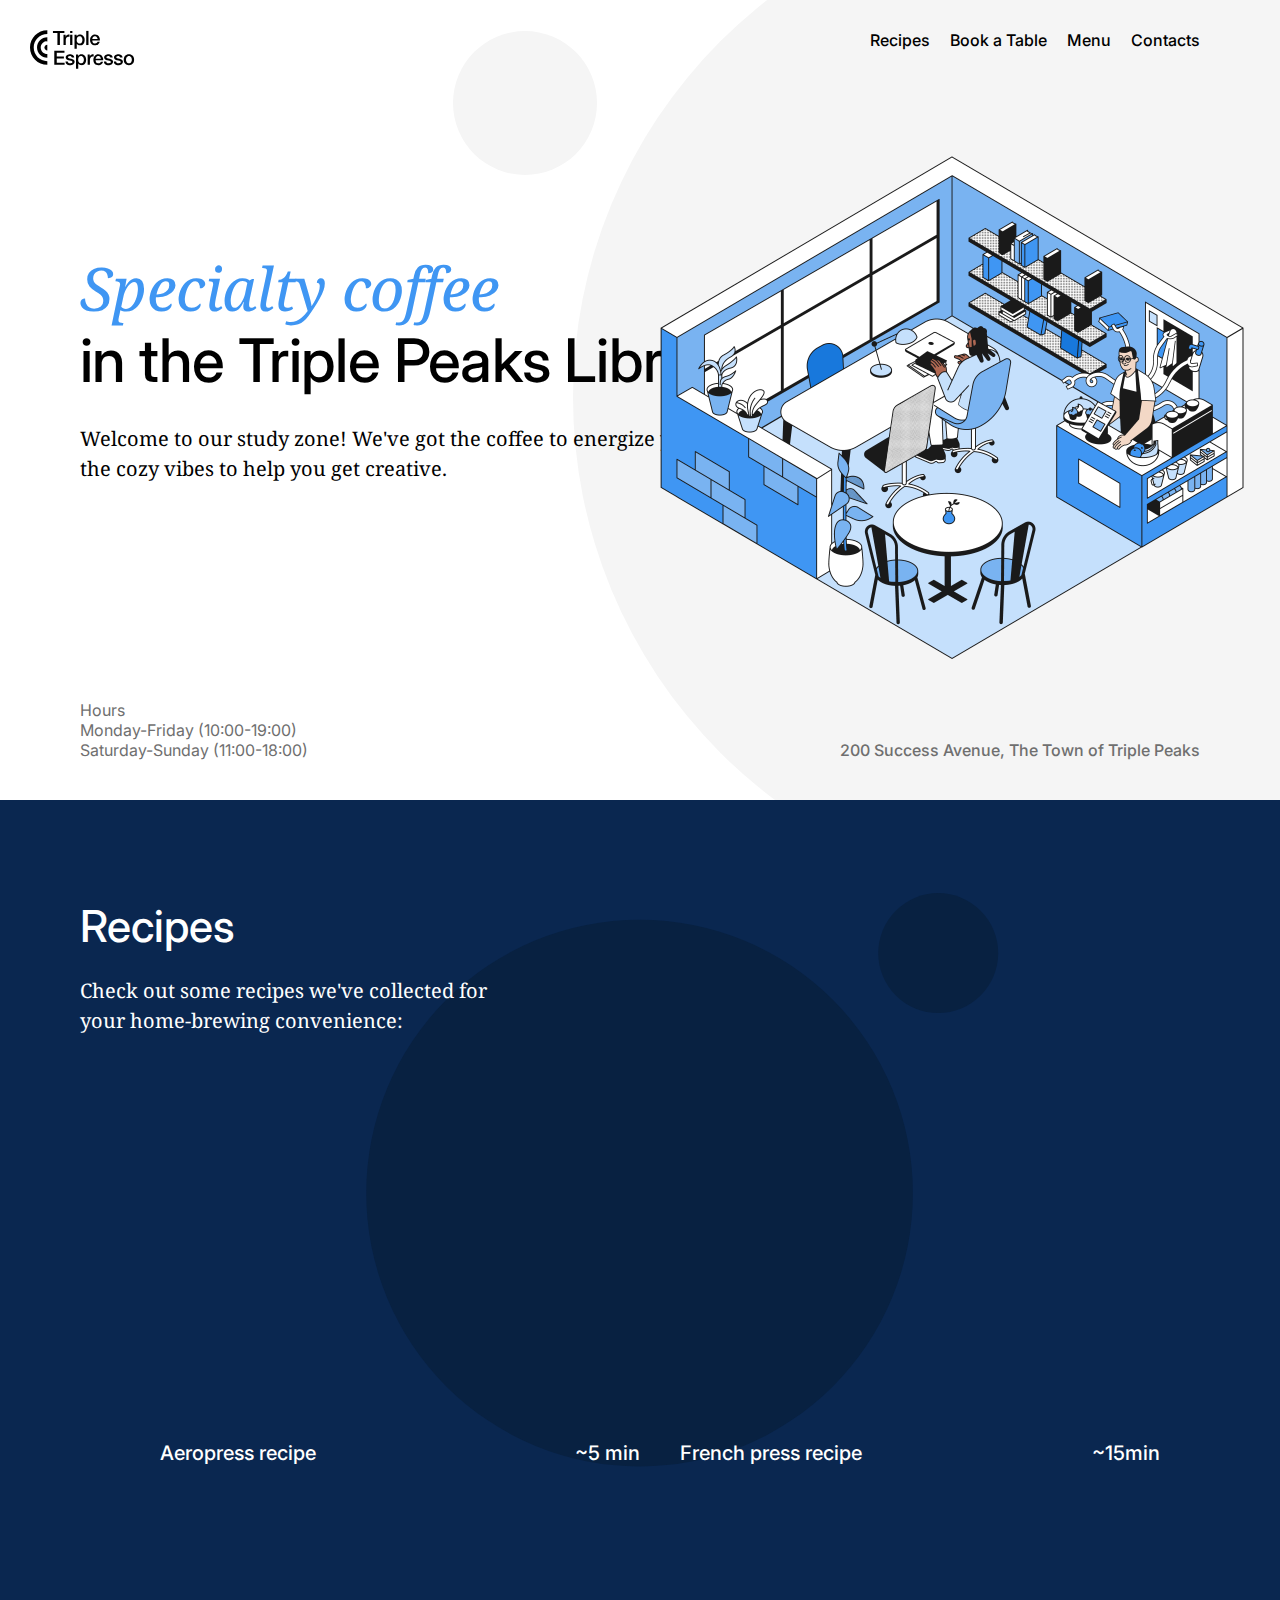
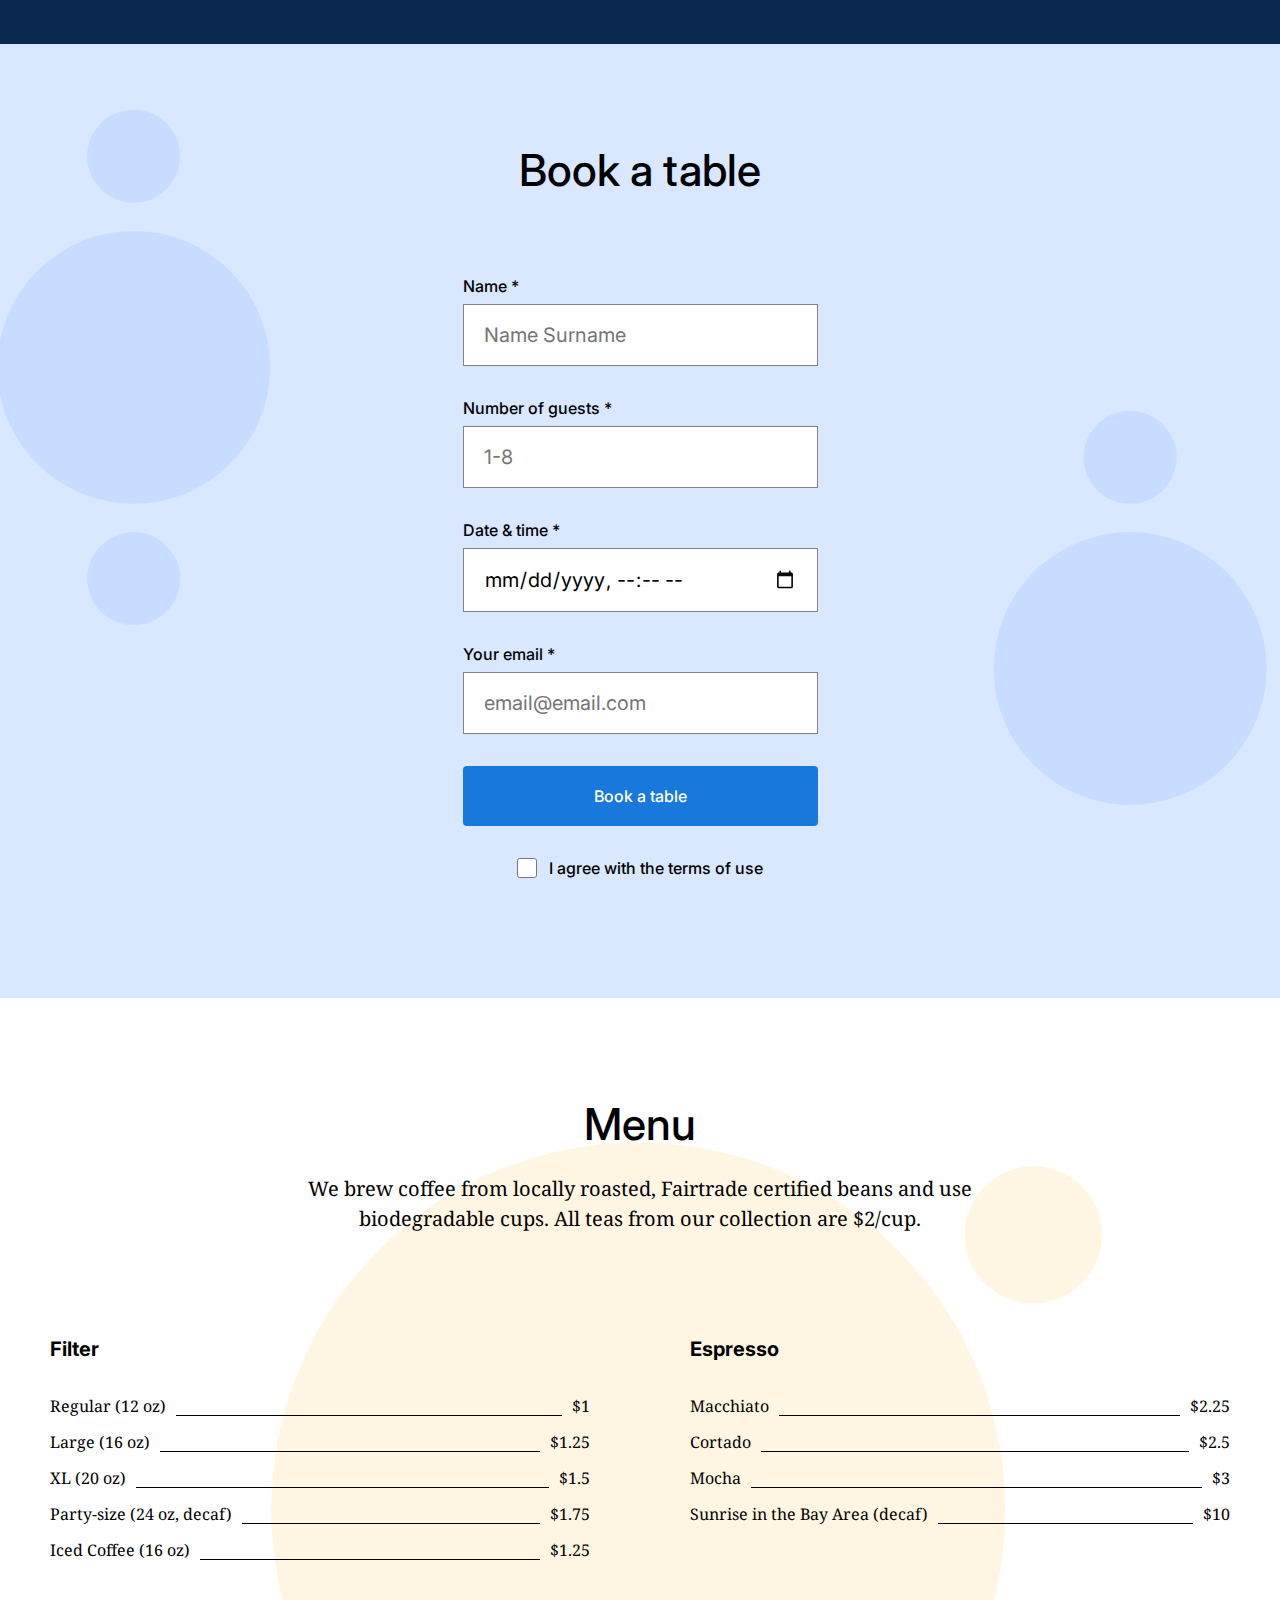
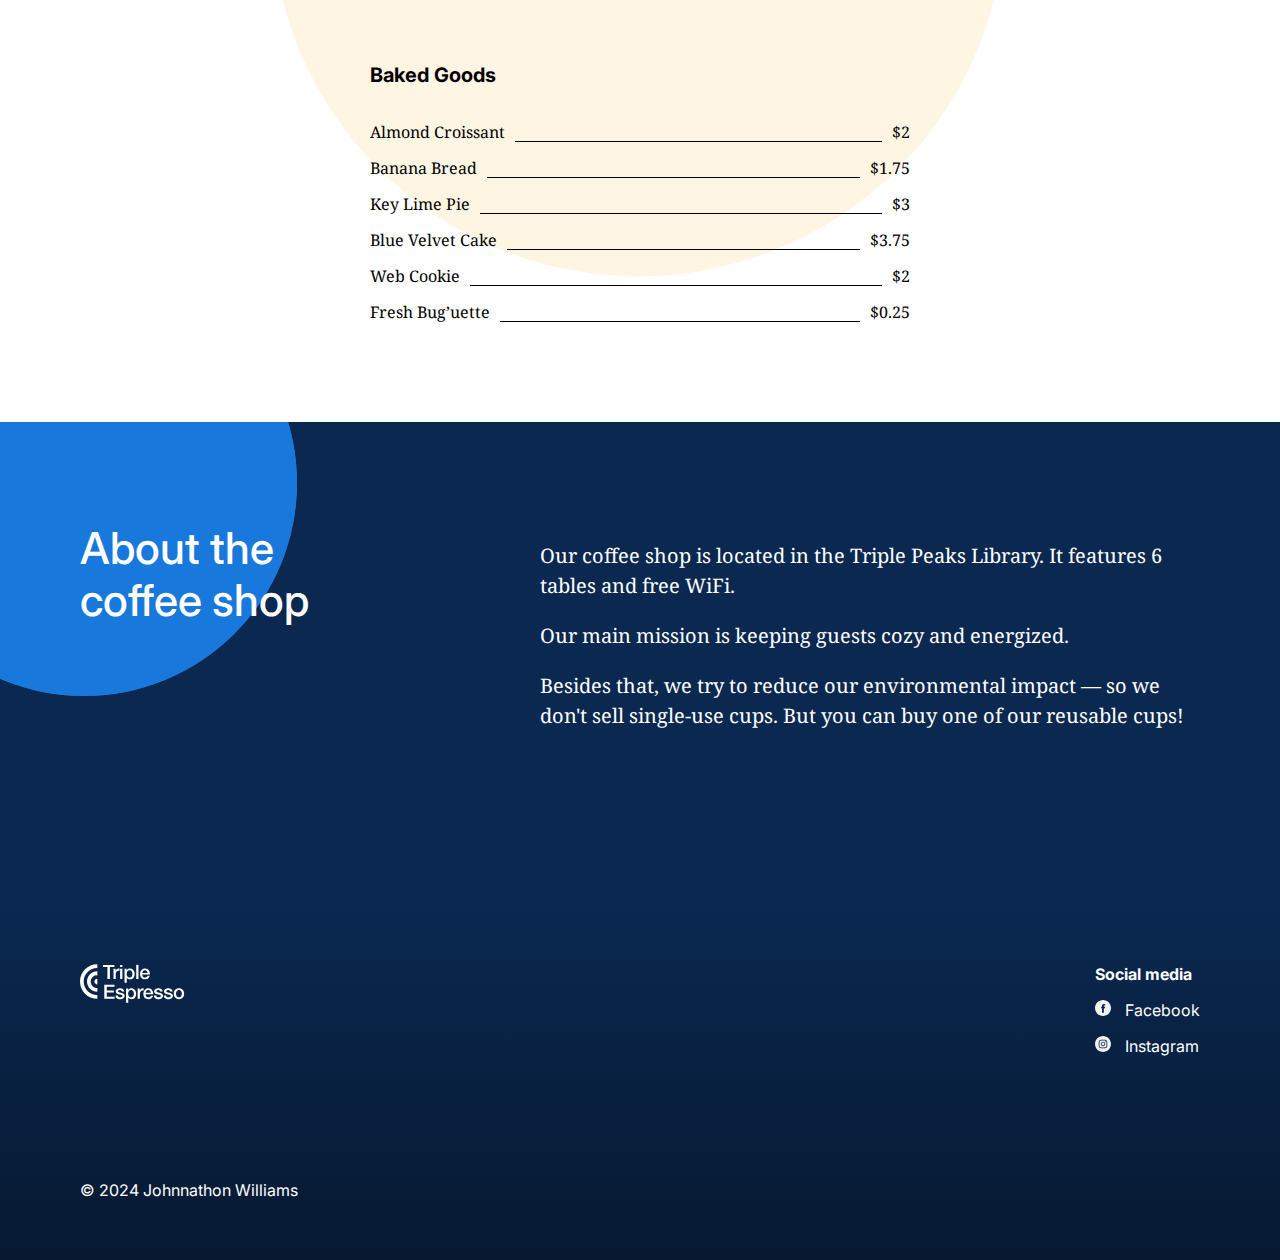
<file: index.html>
<!DOCTYPE html>
<html lang="en">
  <head>
    <meta charset="UTF-8"/>
    <meta name="viewport" content="width=device-width, initial-scale=1.0"/>
    <meta name="description" content="Coffee Shop Landing Page"/>
    <meta name="author" content="Johnnathon Williams"/>
    <meta name="keywords" content="HTML, CSS"/>
    <link rel="shortcut icon" href="favicon_coffee_bean.ico"/>
    <link rel="stylesheet" href="./pages/index.css"/>
    <link rel="preconnect" href="https://fonts.googleapis.com"/>
    <link rel="preconnect" href="https://fonts.gstatic.com" crossorigin/>
    <link href="https://fonts.googleapis.com/css2?family=Inter:wght@100..900&family=Noto+Serif:ital,wght@0,100..900;1,100..900&display=swap" rel="stylesheet"/>
    <title>Coffee Shop</title>
  </head>

  <body>
    <div class="page">
      <header class="header">
        <nav class="nav">
          <img
            src="./images/logo_coffeeshop_dark.svg"
            alt="triple espresso logo"
            class="nav__logo"/>
          <ul class="nav__links">
            <li>
             <a href="#recipes" class="nav__link">Recipes</a>
            </li>
            <li>
              <a href="#reservation" class="nav__link">Book a Table</a>
            </li>
            <li>
               <a href="#menu" class="nav__link">Menu</a>
            </li>
           <li>
              <a href="#about" class="nav__link">Contacts</a>
           </li>
          </ul>
        </nav>
        <h1 class="header__title">
          <span class="header__span-accent">Specialty coffee</span> in the Triple Peaks Library
        </h1>
        <p class="header__description">Welcome to our study zone! We've got the coffee to energize you and the cozy vibes to help you get creative.</p>
          <img
          src="./images/inside_coffee_shop.png"
          alt="Illustraion 'inside coffee shop'"
          class="header__image"/>
        <div class="header__footer">
          <div>
             <p class="header__paragraph">Hours</p>
             <p class="header__paragraph">Monday-Friday (10:00-19:00)</p>
             <p class="header__paragraph">Saturday-Sunday (11:00-18:00)</p>
          </div>
          <p class="header__address">200 Success Avenue, The Town of Triple Peaks</p>
        </div>
      </header>

      <main class="content">
        <section id="recipes" class="recipes">
         <h2 class="recipes__title">Recipes</h2>
         <p class="recipes__subtitle">Check out some recipes we've collected for your home-brewing convenience:</p>
          <ul class="recipes__videos">
            <li class="recipes__video-container">
              <iframe class="recipes__iframe" src="https://www.youtube.com/embed/j6VlT_jUVPc"></iframe>
              <p class="recipes__video-caption"><span>Aeropress recipe</span><span>~5 min</span></p>
            </li>
            <li class="recipes__video-container">
              <iframe class="recipes__iframe" src="https://www.youtube.com/embed/st571DYYTR8"></iframe>
              <p class="recipes__video-caption"><span>French press recipe</span><span>~15min</span></p>
            </li>
          </ul>
        </section>
        <section id="reservation" class="reservation">
          <h2 class="reservation__title">Book a table</h2>
          <form class="reservation__form form">
            <fieldset class="form__fieldset">
              <label for="name-input" class="form__label">
                Name *
                <input type="text" required id="name-input" class="form__input" placeholder="Name Surname">
              </label>
              <label for="guest-input" class="form__label">
                Number of guests *
                <input type="number" required id="guest-input" class="form__input" placeholder="1-8">
              </label>
              <label for="datetime-input" class="form__label">
                Date & time *
                <input type="datetime-local" required id="datetime-input" class="form__input">
              </label>
              <label for="email-input" class="form__label">
                Your email *
                <input type="email" required id="email-input" class="form__input" placeholder="email@email.com">
              </label>
              <button class="form__button">Book a table</button>
              <label for="terms-input" class="form__label form__label_type_checkbox">
                <input type="checkbox" id="terms-input" class="form__checkbox">
                I agree with the terms of use
              </label>
            </fieldset>
          </form>
        </section>
        <section id="menu" class="menu">
          <h2 class="menu__title">Menu</h2>
          <p class="menu__subtitle">We brew coffee from locally roasted, Fairtrade certified beans and use biodegradable cups.
            All teas from our collection are $2/cup.
          </p>
          <ul class="menu__cards">
            <li class="card">
              <h3 class="card__title">Filter</h3>
              <ul class="card__list">
                <li class="card__list-item">Regular (12 oz)<span class="card__list-divider"></span>$1</li>
                <li class="card__list-item">Large (16 oz)<span class="card__list-divider"></span>$1.25</li>
                <li class="card__list-item">XL (20 oz)<span class="card__list-divider"></span>$1.5</li>
                <li class="card__list-item">Party-size (24 oz, decaf)<span class="card__list-divider"></span>$1.75</li>
                <li class="card__list-item">Iced Coffee (16 oz)<span class="card__list-divider"></span>$1.25</li>
              </ul>
            </li>
            <li class="card">
              <h3 class="card__title">Espresso</h3>
              <ul class="card__list">
                <li class="card__list-item">Macchiato<span class="card__list-divider"></span>$2.25</li>
                <li class="card__list-item">Cortado<span class="card__list-divider"></span>$2.5</li>
                <li class="card__list-item">Mocha<span class="card__list-divider"></span>$3</li>
                <li class="card__list-item">Sunrise in the Bay Area (decaf)<span class="card__list-divider"></span>$10</li>
              </ul>
            </li>
            <li class="card">
              <h3 class="card__title">Baked Goods</h3>
              <ul class="card__list">
                <li class="card__list-item">Almond Croissant<span class="card__list-divider"></span>$2</li>
                <li class="card__list-item">Banana Bread<span class="card__list-divider"></span>$1.75</li>
                <li class="card__list-item">Key Lime Pie<span class="card__list-divider"></span>$3</li>
                <li class="card__list-item">Blue Velvet Cake<span class="card__list-divider"></span>$3.75</li>
                <li class="card__list-item">Web Cookie<span class="card__list-divider"></span>$2</li>
                <li class="card__list-item">Fresh Bug’uette<span class="card__list-divider"></span>$0.25</li>
              </ul>
            </li>
          </ul>
        </section>
        <section id="about" class="about">
          <h2 class="about__title">About the coffee shop</h2>
          <div class="about__content">
            <p class="about__paragraph">Our coffee shop is located in the Triple Peaks Library. It features 6 tables and free WiFi.
            </p>
            <p class="about__paragraph">Our main mission is keeping guests cozy and energized.
            </p>
            <p class="about__paragraph">Besides that, we try to reduce our environmental impact — so we don't sell single-use cups.
              But you can buy one of our reusable cups!
            </p>
          </div>
          <div class="about__circle"></div>
          <div class="about__circle about__circle_animation_blurred"></div>
        </section>
      </main>

      <footer class="footer">
        <div class="footer__content">
          <img
            src="./images/logo_coffeeshop_light.svg"
            alt="footer logo"
            class="footer__logo"/>
          <div class="footer__column">
            <h3 class="footer__social-heading">Social media</h3>
            <ul class="footer__list">
              <li class="footer__list-item">
                <img
                  src="./images/facebook_white.svg"
                  alt="facebook logo"
                  class="footer__social-icon"/>
                <a class="footer__social-link">Facebook</a>
              </li>
              <li class="footer__list-item">
                <img
                  src="./images/instagram_white.svg"
                  alt="instagram logo"
                  class="footer__social-icon"/>
                <a class="footer__social-link">Instagram</a>
              </li>
            </ul>
          </div>
        </div>
        <p class="footer__copyright">© 2024 Johnnathon Williams</p>
      </footer>
    </div>
  </body>
</html>
</file>
<file: pages/index.css>
@import url(../vendor/normalize.css);
@import url(../blocks/page.css);
@import url(../blocks/header.css);
@import url(../blocks/nav.css);
@import url(../blocks/recipes.css);
@import url(../blocks/reservation.css);
@import url(../blocks/form.css);
@import url(../blocks/menu.css);
@import url(../blocks/card.css);
@import url(../blocks/about.css);
@import url(../blocks/footer.css);
</file>
